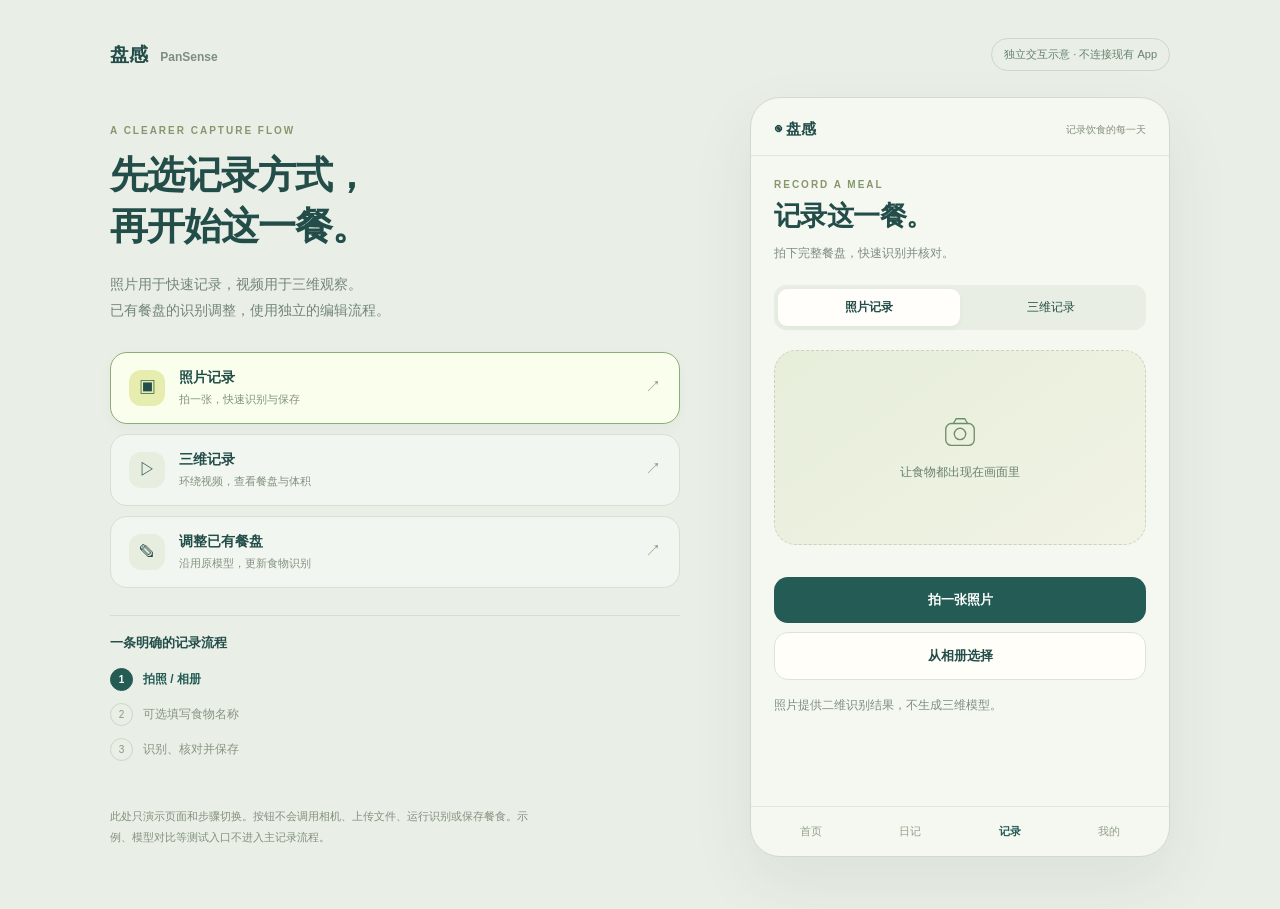
<file: app/mockups/capture-flow.html>
<!doctype html>
<html lang="zh-CN">
<head>
<meta charset="utf-8">
<meta name="viewport" content="width=device-width,initial-scale=1">
<title>盘感 · 记录流程示意</title>
<style>
:root{--bg:#f5f7f1;--ink:#234d49;--muted:#7c8d82;--green:#245b55;--lime:#e7edae;--line:#e1e7dc;font-family:-apple-system,BlinkMacSystemFont,"Microsoft YaHei",sans-serif;color:var(--ink)}
*{box-sizing:border-box}body{margin:0;background:#e9eee7;padding:38px 24px 50px}button,input{font:inherit}button{cursor:pointer}button:focus-visible,input:focus-visible{outline:3px solid #a8ba79;outline-offset:3px}button{color:inherit}header{max-width:1060px;margin:auto auto 26px;display:flex;justify-content:space-between;align-items:center;gap:20px}.brand{font-size:19px;font-weight:750}.brand span{font-size:12px;margin-left:7px;color:var(--muted)}.badge{font-size:11px;padding:8px 12px;border:1px solid #cbd8c8;border-radius:30px;color:#68816e}
.workspace{max-width:1060px;margin:auto;display:grid;grid-template-columns:1fr 420px;gap:70px;align-items:start}.intro{padding-top:28px}.eyebrow{font-size:10px;letter-spacing:2px;font-weight:700;color:#87976c}h1{font-size:38px;line-height:1.35;margin:14px 0 18px;letter-spacing:-1px}.lead{font-size:14px;line-height:1.9;color:#738577;max-width:440px}.modes{display:grid;gap:10px;margin-top:28px}.mode{border:1px solid #d7e0d1;background:#f8faf4a8;padding:16px 18px;border-radius:17px;text-align:left;display:flex;align-items:center;gap:14px}.mode.active{background:#faffed;border-color:#91aa7b;box-shadow:0 4px 14px #34512609}.mode b{font-size:14px;display:block}.mode small{font-size:11px;color:#82917e;display:block;margin-top:5px}.mode .symbol{width:36px;height:36px;border-radius:12px;background:#e7eddf;display:grid;place-items:center;font-size:17px}.mode.active .symbol{background:var(--lime)}.mode .arrow{margin-left:auto;color:#8aa078}.flow{margin-top:27px;padding:18px 0;border-top:1px solid #d4ddce}.flow h2{font-size:13px;margin:0 0 16px}.flow ol{padding:0;list-style:none;display:grid;gap:12px}.flow li{display:flex;align-items:center;gap:10px;font-size:12px;color:#879580}.flow li span{width:23px;height:23px;border:1px solid #cbd7c3;border-radius:50%;display:grid;place-items:center;font-size:10px}.flow li.current{color:var(--green);font-weight:700}.flow li.current span{background:var(--green);color:white;border-color:var(--green)}.note{font-size:11px;line-height:1.9;color:#83917d;max-width:420px}
.phone{background:var(--bg);border:1px solid #d0dbcb;border-radius:30px;box-shadow:0 25px 65px #31513b13;overflow:hidden}.phone-top{display:flex;align-items:center;justify-content:space-between;padding:22px 23px 16px;border-bottom:1px solid var(--line);font-size:15px;font-weight:700}.phone-top small{font-size:10px;color:#82917b;font-weight:400}.screen{padding:23px;min-height:650px}.screen h2{font-size:27px;letter-spacing:-.6px;margin:8px 0 9px}.caption{font-size:12px;color:var(--muted);line-height:1.8;margin:0 0 19px}.tabs{display:flex;border-radius:12px;padding:4px;background:#e8eee3;margin:20px 0}.tabs button{flex:1;border:0;background:none;border-radius:9px;font-size:12px;padding:10px}.tabs button.active{background:#fffefa;box-shadow:0 2px 6px #1d42240b;font-weight:700}.empty{height:195px;border:1px dashed #c6d5bf;border-radius:22px;background:linear-gradient(145deg,#e6eeda,#f1f3e4);display:flex;flex-direction:column;align-items:center;justify-content:center;gap:12px;color:#69806d;margin:17px 0}.empty svg{width:38px;height:38px;stroke:#6f8d69;stroke-width:1.4;fill:none}.empty p{font-size:12px;margin:0}.primary,.secondary{width:100%;padding:14px;border:0;border-radius:14px;font-weight:650;font-size:13px}.primary{background:var(--green);color:#fff;margin-top:15px}.secondary{border:1px solid #dce5d4;background:#fffef8;margin-top:9px}.text-button{border:0;background:none;font-size:11px;padding:12px 0;text-align:left;color:#69846d}.field{background:#fffefa;padding:17px;border:1px solid #e3e9dd;border-radius:17px;margin:17px 0}.field label{display:block;font-size:12px;font-weight:650}.field label span{font-size:10px;font-weight:400;color:var(--muted)}.field input[type=text]{width:100%;border:1px solid #dce4d4;background:#fafbf6;border-radius:10px;padding:12px;margin-top:11px;font-size:12px;color:var(--ink)}.field p{font-size:11px;color:#83917b;line-height:1.8;margin:9px 0 0}.tip{padding:12px 14px;border-radius:12px;background:#edf2e3;font-size:11px;line-height:1.8;color:#7c8e72;margin:16px 0}.link-card{border:1px solid #dce5d4;border-radius:14px;background:#f0f4e7;padding:14px;margin:16px 0;font-size:12px}.link-card small{display:block;color:#89987e;font-size:10px;margin-top:5px}.preview{border-radius:19px;overflow:hidden;background:#edf0e0;margin:16px 0;position:relative}.preview svg{width:100%;display:block}.preview-label{position:absolute;top:12px;left:12px;font-size:10px;background:#fffdf1e8;padding:6px 9px;border-radius:30px;color:#7c8b70}.food{display:flex;justify-content:space-between;align-items:center;border-bottom:1px solid #e6ebde;padding:13px 0;font-size:12px}.food small{color:#8e9b82;font-size:10px}.success{font-size:11px;background:#e9f0d8;border-radius:10px;padding:11px;margin:12px 0;color:#658049}.bottom{display:flex;justify-content:space-around;border-top:1px solid var(--line);padding:17px 10px;color:#91a088;font-size:11px}.bottom strong{color:var(--green)}.checkbox{display:flex;align-items:center;gap:8px;font-size:11px;color:#789068;line-height:1.8}.checkbox input{accent-color:var(--green)}.toast{position:fixed;bottom:25px;left:50%;transform:translateX(-50%);background:#234d49;color:white;padding:13px 22px;border-radius:12px;font-size:12px;z-index:5;box-shadow:0 8px 22px #12352424}
@media(max-width:850px){body{padding:22px 16px}.workspace{grid-template-columns:1fr;gap:25px;max-width:480px}.intro{padding-top:0}h1{font-size:29px}.lead{font-size:12px}.modes{grid-template-columns:repeat(3,1fr);gap:7px;margin-top:20px}.mode{display:block;padding:12px 9px}.mode .symbol,.mode .arrow,.mode small{display:none}.mode b{font-size:11px;text-align:center}.flow{display:none}.intro>.note{display:none}header{max-width:480px}.badge{font-size:9px}.phone{width:100%}.screen{min-height:580px}}
.assist-modes{display:grid;gap:7px;margin-top:12px}.assist-option{border:1px solid #e0e6d8;background:#fafbf6;border-radius:11px;padding:11px;text-align:left}.assist-option.active{background:#eff4db;border-color:#a1b58b}.assist-option strong{display:block;font-size:12px}.assist-option small{display:block;color:#849378;font-size:10px;line-height:1.6;margin-top:4px}.manual-tools{display:flex;gap:7px;margin-top:12px}.manual-tools button{flex:1;padding:9px;border-radius:8px;border:1px solid #dce4d4;background:#fafbf6;font-size:11px}.manual-tools button.active{background:#e7efce;border-color:#a1b58b}.annotation-row{display:flex;align-items:center;justify-content:space-between;border-top:1px solid #e5eadf;padding:9px 0;font-size:11px}.annotation-row button{background:none;border:0;color:#8a9a7e;font-size:10px}.preview svg.annotatable{cursor:crosshair;touch-action:none}.assist-summary{font-size:11px;line-height:1.8;color:#6f855d;margin-top:12px}
.assist-modes{grid-template-columns:repeat(4,minmax(0,1fr));gap:5px}.assist-option{min-width:0;padding:11px 3px;text-align:center}.assist-option strong{font-size:11px;line-height:1.5;white-space:nowrap}.assist-help{min-height:36px}
.history-list{display:grid;gap:10px;margin:18px 0}.history-card{display:flex;align-items:center;gap:12px;width:100%;border:1px solid #dce5d4;background:#fffefa;border-radius:15px;padding:14px;text-align:left}.history-card.active{border-color:#91aa7b;background:#f3f7e7}.history-icon{display:grid;place-items:center;width:44px;height:44px;background:#e7eedb;border-radius:12px;font-size:21px;flex-shrink:0}.history-detail{flex:1;min-width:0}.history-detail strong{display:block;font-size:13px}.history-detail small{display:block;font-size:10px;color:#82917e;line-height:1.8;margin-top:4px}.history-check{font-size:13px;color:#69816b}.primary:disabled{opacity:.45;cursor:not-allowed}
</style>
</head>
<body>
<header><div class="brand">盘感 <span>PanSense</span></div><span class="badge">独立交互示意 · 不连接现有 App</span></header>
<div class="workspace">
<aside class="intro"><div class="eyebrow">A CLEARER CAPTURE FLOW</div><h1>先选记录方式，<br>再开始这一餐。</h1><p class="lead">照片用于快速记录，视频用于三维观察。<br>已有餐盘的识别调整，使用独立的编辑流程。</p>
<div class="modes" aria-label="选择演示流程">
<button class="mode active" data-mode="photo"><span class="symbol">▣</span><div><b>照片记录</b><small>拍一张，快速识别与保存</small></div><span class="arrow">↗</span></button>
<button class="mode" data-mode="video"><span class="symbol">▷</span><div><b>三维记录</b><small>环绕视频，查看餐盘与体积</small></div><span class="arrow">↗</span></button>
<button class="mode" data-mode="edit"><span class="symbol">✎</span><div><b>调整已有餐盘</b><small>沿用原模型，更新食物识别</small></div><span class="arrow">↗</span></button>
</div><section class="flow"><h2 id="flowTitle"></h2><ol id="flowSteps"></ol></section><p class="note">此处只演示页面和步骤切换。按钮不会调用相机、上传文件、运行识别或保存餐食。示例、模型对比等测试入口不进入主记录流程。</p></aside>
<section class="phone" aria-label="手机页面示意"><div class="phone-top">◉ 盘感 <small>记录饮食的每一天</small></div><main class="screen" id="screen"></main><nav class="bottom" aria-label="导航示意"><span>首页</span><span>日记</span><strong>记录</strong><span>我的</span></nav></section>
</div>
<script>
const state={mode:'photo',step:0,hints:'',regions:false,correction:false,paper:true,assist:'grounded',manualName:'',tool:'point',annotations:[],gesture:null,historyId:null};
const historyMeals=[
 {id:'fruit-lunch',title:'午餐 · 水果餐盘',time:'今天 12:30',foods:'苹果、香蕉、面包',icon:'◉'},
 {id:'fruit-snack',title:'下午加餐 · 水果',time:'昨天 15:20',foods:'苹果、香蕉',icon:'◉'},
 {id:'breakfast',title:'早餐 · 面包与水果',time:'昨天 08:10',foods:'香蕉、面包',icon:'◉'}
];
const assistLabels={list:'食物清单辅助识别',grounded:'按名称定位分割',manual:'点击 / 框选并命名',auto:'自动识别（不使用辅助）'};
const steps={photo:['拍照 / 相册','可选填写食物名称','识别、核对并保存'],video:['准备环绕视频','选择辅助识别方式、填写标尺信息','重建、语义融合并保存'],edit:['从历史记录选择餐盘','输入名称 / 调整区域','更新三维语义']};
const esc=s=>s.replace(/[&<>"']/g,c=>({'&':'&amp;','<':'&lt;','>':'&gt;','"':'&quot;',"'":'&#39;'}[c]));
function art(){return `<div class="preview"><span class="preview-label">${state.mode==='photo'?'照片示意':state.mode==='edit'?'原模型参考视角 · 示意':'视频关键帧 · 示意'}</span><svg viewBox="0 0 360 205" aria-label="餐盘示意图" role="img"><rect width="360" height="205" fill="#e6ecdc"/><ellipse cx="181" cy="121" rx="138" ry="64" fill="#d8e1cb"/><ellipse cx="181" cy="109" rx="138" ry="64" fill="#fffdf2"/><ellipse cx="181" cy="109" rx="116" ry="48" fill="#edf0df"/><path d="M138 104Q180 151 239 106Q233 157 193 153Q155 149 138 104" fill="#e6cd6c" stroke="#cbb654" stroke-width="2"/><circle cx="122" cy="91" r="27" fill="#b7c987"/><path d="M125 66l4-9" stroke="#87925d" stroke-width="4"/><rect x="211" y="63" width="53" height="34" rx="14" fill="#d4b08b"/><path d="M220 72l5 12m10-13 4 12m8-11 3 10" stroke="#eee0c1" stroke-width="3"/>${state.mode==='video'?'<path d="M58 163h78v15H58z" fill="white"/><text x="65" y="174" fill="#8d9589" font-size="8">10 × 2 cm</text>':''}${state.regions?'<g fill="none" stroke="#2d8d70" stroke-width="2" stroke-dasharray="5 3"><rect x="88" y="58" width="69" height="66" rx="10"/><rect x="137" y="102" width="111" height="58" rx="10"/><rect x="205" y="57" width="64" height="46" rx="10"/></g>':''}</svg></div>`}
function input(){return `<div class="field"><label for="hints">${state.mode==='edit'?'这份餐盘有哪些食物？':'已知有哪些食物？'} <span>${state.mode==='edit'?'请核对':'可选'}</span></label><input id="hints" type="text" value="${esc(state.hints)}" placeholder="例如：苹果、香蕉、面包"><p>${state.mode==='edit'?'填写正确名称，或进一步调整食物区域。':'填写后辅助定位和识别；留空则自动识别。'}</p></div>`}
function videoAssistance(){
 const options=[
 ['list','食物清单','先自动分割，再用输入的食物清单辅助判断名称。'],
 ['grounded','名称定位','先按输入名称寻找食物区域，再进行分割。'],
 ['manual','点击 / 框选','在视频参考帧上指定每个食物的名称与区域。'],
 ['auto','不使用辅助','无需填写食物名称，直接自动分割并识别。']
 ];
 let html=`<div class="field"><label>辅助识别方式 <span>四种方式任选一种</span></label><div class="assist-modes" role="group" aria-label="辅助识别方式">${options.map(([id,name])=>`<button class="assist-option ${state.assist===id?'active':''}" data-assist="${id}" aria-pressed="${state.assist===id}"><strong>${name}</strong></button>`).join('')}</div><p class="assist-help">${options.find(([id])=>id===state.assist)[2]}</p></div>`;
 if(state.assist==='list'||state.assist==='grounded')html+=`<div class="field"><label for="hints">${state.assist==='list'?'可能有哪些食物？':'希望定位哪些食物？'}</label><input id="hints" type="text" value="${esc(state.hints)}" placeholder="例如：苹果、香蕉、面包"><p>${state.assist==='list'?'清单辅助判断名称，不指定某个食物在哪里。':'名称用于寻找区域；找不到或有遗漏时，可以改用点击 / 框选。'}</p></div>`;
 if(state.assist==='manual')html+=`<div class="field"><label for="manualName">当前食物名称</label><input id="manualName" type="text" value="${esc(state.manualName)}" placeholder="例如：苹果"><div class="manual-tools"><button data-tool="point" class="${state.tool==='point'?'active':''}">点击定位</button><button data-tool="box" class="${state.tool==='box'?'active':''}">拖动框选</button></div><p>先填写名称，再在上方参考帧中点击或拖框。可逐个添加食物；每个区域获得独立 ID。</p>${state.annotations.map((a,i)=>`<div class="annotation-row"><span>ID ${a.id} · ${esc(a.name)}</span><button data-remove="${i}">移除</button></div>`).join('')||'<p>尚未标记区域。</p>'}</div>`;
 html+='<div class="tip">三种方式产生的食物区域都会传播到视频的其他视角，再关联到三维模型。完成后点击三维食物，显示本次识别的名称与 ID。</div>';
 return html;
}
function annotatePreview(){
 const svg=document.querySelector('.preview svg');if(!svg)return;
 if(state.mode!=='video'||state.assist!=='manual')return;
 if(state.step===1){svg.classList.add('annotatable');svg.setAttribute('aria-label','视频参考帧，可点击或拖动标记食物');}
 const markup=state.annotations.map(a=>{
  const r=a.box?`<rect x="${a.x*360}" y="${a.y*205}" width="${a.w*360}" height="${a.h*205}" fill="#1e997729" stroke="#2d8d70" stroke-width="2"/>`:`<circle cx="${a.x*360}" cy="${a.y*205}" r="6" fill="#d5e6ad" stroke="#2d8d70" stroke-width="2"/>`;
  return `${r}<text x="${Math.min(a.x*360,260)}" y="${Math.max(a.y*205-10,40)}" fill="#275c4c" font-size="11">${a.id} ${esc(a.name)}</text>`;
 }).join('');
 svg.insertAdjacentHTML('beforeend',markup);
}
function render(){
 const mode=state.mode,step=state.step,edit=mode==='edit',video=mode==='video';
 const meal=historyMeals.find(m=>m.id===state.historyId);
 document.querySelectorAll('[data-mode]').forEach(b=>{b.classList.toggle('active',b.dataset.mode===mode);b.setAttribute('aria-pressed',b.dataset.mode===mode)});
 document.getElementById('flowTitle').textContent=edit?'从已有餐盘进入编辑':'一条明确的记录流程';
 document.getElementById('flowSteps').innerHTML=steps[mode].map((s,i)=>`<li class="${step===i?'current':''}"><span>${i+1}</span>${s}</li>`).join('');
 let body=`<div class="eyebrow">${edit?'EDIT THIS PLATE':'RECORD A MEAL'}</div><h2>${edit?(step===0?'选择历史餐盘':'调整此餐盘识别'):'记录这一餐。'}</h2><p class="caption">${edit?(step===0?'从历史记录中选择一份已生成三维模型的餐盘。':'沿用原来的三维模型，更新名称与食物区域。'):video?'用环绕视频，记录一个可观察的三维餐盘。':'拍下完整餐盘，快速识别并核对。'}</p>`;
 if(edit&&step>0&&meal)body+=`<div class="link-card">正在调整：${esc(meal.title)}<small>${meal.time} · 已有三维模型</small><button class="text-button" data-action="history">更换历史餐盘 →</button></div>`;
 else if(!edit&&step<2)body+=`<div class="tabs" aria-label="记录方式"><button data-mode="photo" class="${!video?'active':''}">照片记录</button><button data-mode="video" class="${video?'active':''}">三维记录</button></div>`;
 if(edit&&step===0){body+=`<div class="history-list" role="group" aria-label="历史三维餐盘">${historyMeals.map(m=>`<button class="history-card ${state.historyId===m.id?'active':''}" data-history="${m.id}" aria-pressed="${state.historyId===m.id}"><span class="history-icon" aria-hidden="true">${m.icon}</span><span class="history-detail"><strong>${m.title}</strong><small>${m.time} · 三维餐盘<br>${m.foods}</small></span><span class="history-check" aria-hidden="true">${state.historyId===m.id?'✓':'○'}</span></button>`).join('')}</div><p class="caption">以上为示例历史记录，不读取现有 App 的餐食数据。</p><button class="primary" data-action="edit-selected" ${meal?'':'disabled'}>调整选中的餐盘</button>`}
 else if(step===0&&!edit){body+=`<div class="empty"><svg viewBox="0 0 40 40"><rect x="5" y="10" width="30" height="23" rx="6"/><path d="M13 10l3-5h9l3 5"/><circle cx="20" cy="21" r="6"/></svg><p>${video?'缓慢环绕，拍清完整餐盘':'让食物都出现在画面里'}</p></div>${video?'<div class="tip">拍摄提示：食物保持静止、光线充足。若要估算体积，放置平整的 10 × 2 cm 白纸，并拍到完整四角。</div>':''}<button class="primary" data-action="select">${video?'拍摄 / 导入环绕视频':'拍一张照片'}</button>${!video?'<button class="secondary" data-action="select">从相册选择</button>':''}<p class="caption" style="margin-top:15px">${video?'视频需要重建和融合，处理时间更长。':'照片提供二维识别结果，不生成三维模型。'}</p>`}
 else if(step<2){body+=art()+(video?videoAssistance():input());
  if(video)body+=`<div class="field"><label class="checkbox"><input id="paper" type="checkbox" ${state.paper?'checked':''}>视频中有 10 × 2 cm 白色纸片</label><p>通过标定后显示体积；没有可靠标尺时仍可查看三维餐盘。</p></div>`;
  if(edit||state.correction&&!video)body+=`<button class="secondary" data-action="regions">${state.regions?'已显示区域标记 · 再次点击收起':'调整食物区域（示意）'}</button><div class="tip">${edit?'本次输入只用于当前餐盘。完成后更新同一模型的识别版本。':'核对名称和区域后，重新生成这张照片的识别结果。'}</div>`;
  body+=`<button class="primary" data-action="analyze">${edit?'更新此餐盘识别':video?'生成三维餐盘':'开始识别'}</button>${!edit?'<button class="text-button" data-action="back">← 重新选择素材</button>':''}`;
 }else{body+=`<div class="success">${edit?'✓ 同一模型的识别版本已更新':video?'✓ 三维餐盘已就绪 · 示意结果':'✓ 识别完成，请核对食物'}</div>`+art();
  body+=`<p class="caption">${mode==='photo'?'查看识别区域，核对名称后再保存。':'三维结果支持拖动观察与点击查看食物。此图仅为流程示意。'}</p>`;
  if(video)body+=`<p class="assist-summary">本次采用：${assistLabels[state.assist]}。食物名称与区域将用于三维实例关联；此处仅演示流程。</p>`;
  const names=video&&state.assist==='manual'?state.annotations.map(a=>a.name):video&&state.assist==='auto'?[]:state.hints.split(/[、,，;；\n]/).map(x=>x.trim()).filter(Boolean).slice(0,5);
  body+=(names.length?names:['苹果','香蕉','面包']).map((n,i)=>`<div class="food"><span>${esc(n)}</span><small>食物 ${video&&state.assist==='manual'?state.annotations[i].id:i+1} · 待核对</small></div>`).join('');
  if(video)body+=`<div class="tip">${state.paper?'体积：完成真实标定后显示 mL。此示意页不计算体积。':'本次没有标尺，仅展示三维餐盘，不显示物理体积。'}</div>`;
  body+=`<button class="primary" data-action="save">${edit?'确认使用此识别版本':'确认并保存这餐'}</button><button class="text-button" data-action="retry">← 调整名称与区域</button>`;
 }
 document.getElementById('screen').innerHTML=body;
 annotatePreview();
}
document.addEventListener('input',e=>{if(e.target.id==='hints')state.hints=e.target.value;if(e.target.id==='paper')state.paper=e.target.checked;if(e.target.id==='manualName')state.manualName=e.target.value});
function notice(message){const old=document.querySelector('.toast');if(old)old.remove();const t=document.createElement('div');t.className='toast';t.setAttribute('role','status');t.textContent=message;document.body.append(t);setTimeout(()=>t.remove(),3000)}
function framePoint(event,svg){const r=svg.getBoundingClientRect();return {x:Math.max(0,Math.min(1,(event.clientX-r.left)/r.width)),y:Math.max(0,Math.min(1,(event.clientY-r.top)/r.height))}}
document.addEventListener('pointerdown',e=>{const svg=e.target.closest('svg.annotatable');if(!svg||e.button!==0)return;if(!state.manualName.trim()){notice('先填写当前食物名称，再标记参考帧');return}e.preventDefault();state.gesture={pointer:e.pointerId,start:framePoint(e,svg),name:state.manualName.trim(),tool:state.tool};svg.setPointerCapture(e.pointerId)});
document.addEventListener('pointerup',e=>{const g=state.gesture;if(!g||g.pointer!==e.pointerId)return;state.gesture=null;const svg=document.querySelector('svg.annotatable');if(!svg)return;const end=framePoint(e,svg),a={id:Math.max(0,...state.annotations.map(v=>v.id))+1,name:g.name,...end};if(g.tool==='box'){a.x=Math.min(g.start.x,end.x);a.y=Math.min(g.start.y,end.y);a.w=Math.abs(end.x-g.start.x);a.h=Math.abs(end.y-g.start.y);a.box=true;if(a.w<.015||a.h<.015){notice('请拖动出一个完整区域');return}}state.annotations.push(a);render()});
document.addEventListener('pointercancel',()=>{state.gesture=null});
document.addEventListener('click',e=>{
 const b=e.target.closest('button');if(!b)return;
 if(b.dataset.assist){state.assist=b.dataset.assist;state.gesture=null;render();return}
 if(b.dataset.tool){state.tool=b.dataset.tool;render();return}
 if(b.dataset.remove!==undefined){state.annotations.splice(Number(b.dataset.remove),1);render();return}
 if(b.dataset.history){state.historyId=b.dataset.history;render();return}
 if(b.dataset.mode){state.mode=b.dataset.mode;state.step=0;state.historyId=null;state.hints='';state.regions=false;state.correction=false;state.paper=true;state.assist='grounded';state.annotations=[];state.manualName='';state.gesture=null;render();return}
 switch(b.dataset.action){
 case 'history':state.step=0;break;
 case 'edit-selected':{
  const meal=historyMeals.find(m=>m.id===state.historyId);if(!meal)return;
  state.hints=meal.foods;state.regions=false;state.step=1;break;
 }
 case 'select':state.step=1;break;
 case 'back':state.step=0;state.annotations=[];break;
 case 'analyze':
  if(state.mode==='video'&&state.assist==='manual'&&!state.annotations.length){notice('请先命名并标记至少一个食物区域');return}
  if(state.mode==='video'&&['list','grounded'].includes(state.assist)&&!state.hints.trim()){notice('请填写食物名称，或选择不使用辅助识别');return}
  state.step=2;break;
 case 'retry':state.step=1;state.correction=true;break;
 case 'regions':state.regions=!state.regions;break;
 case 'save':notice('仅演示确认反馈，没有保存任何餐食或修改现有 App');return;
 default:return;
 }
 render();
});
render();
</script>
</body>
</html>
</file>
